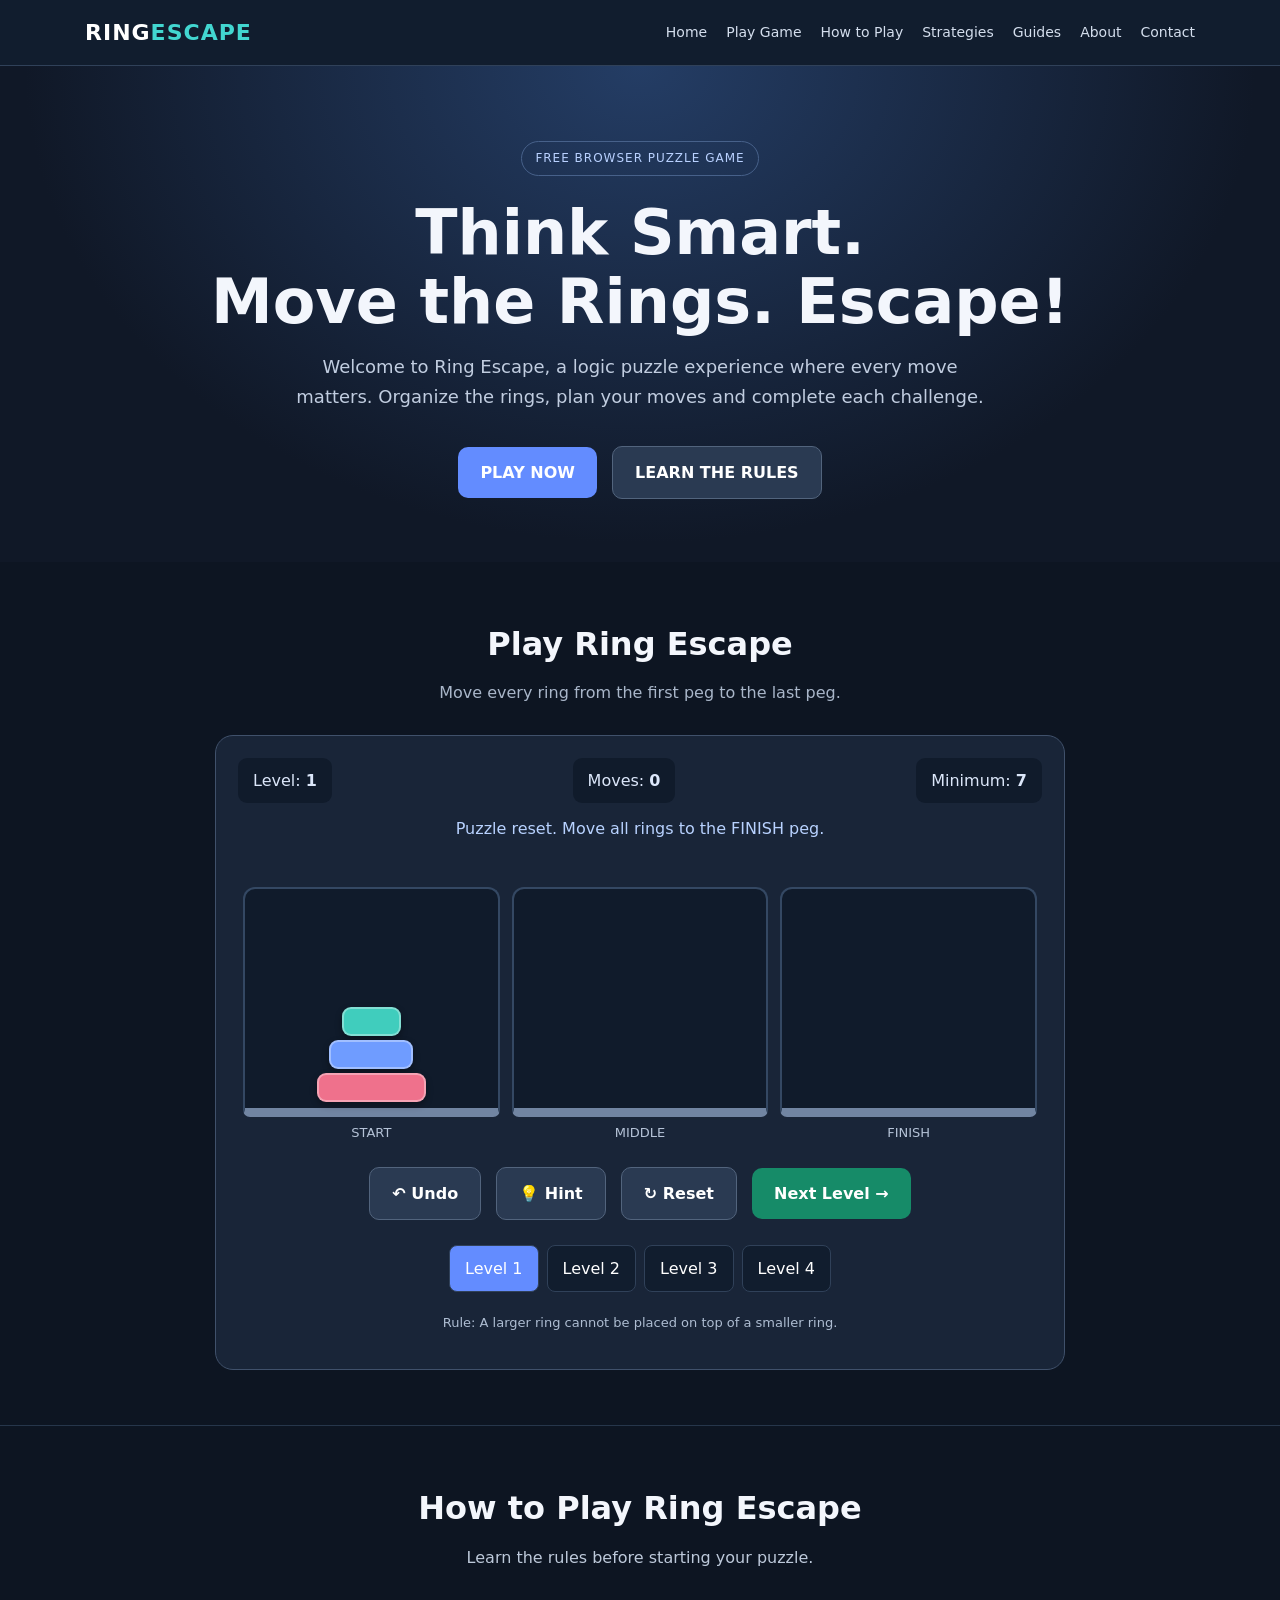
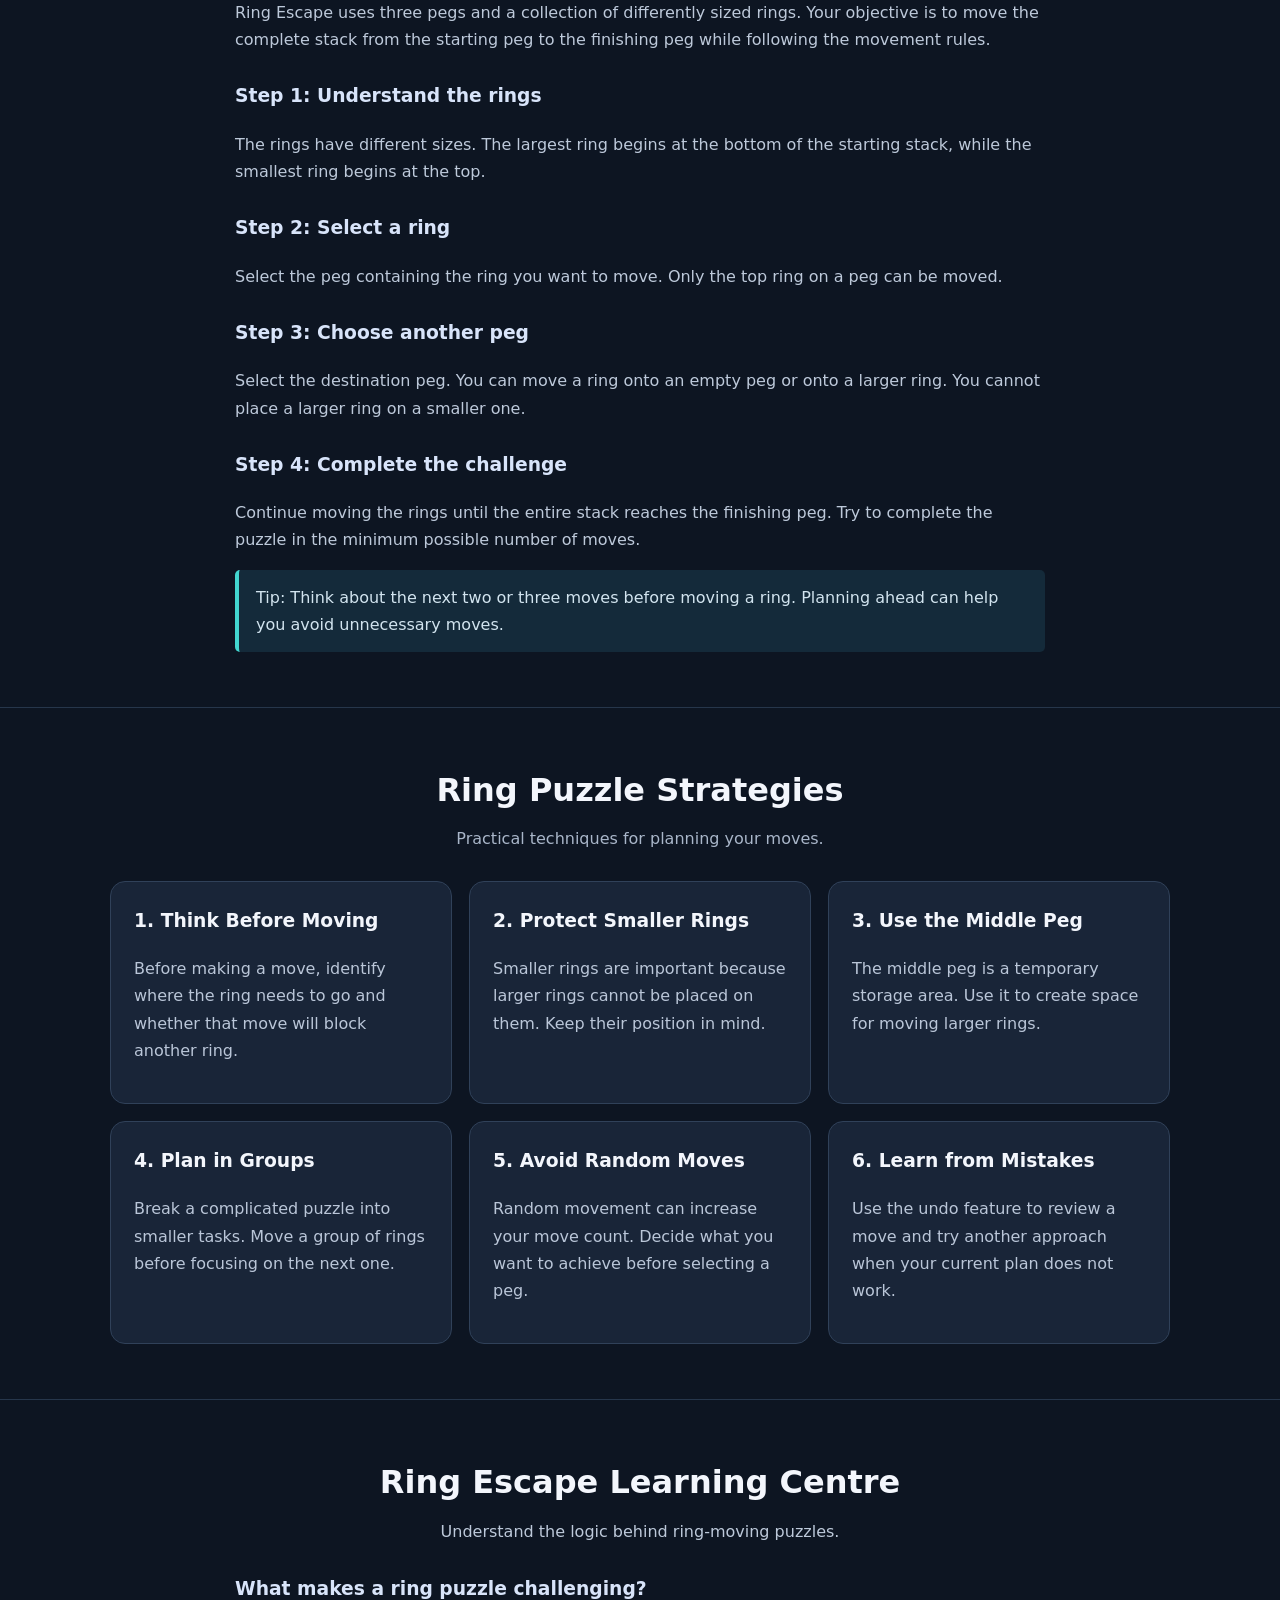
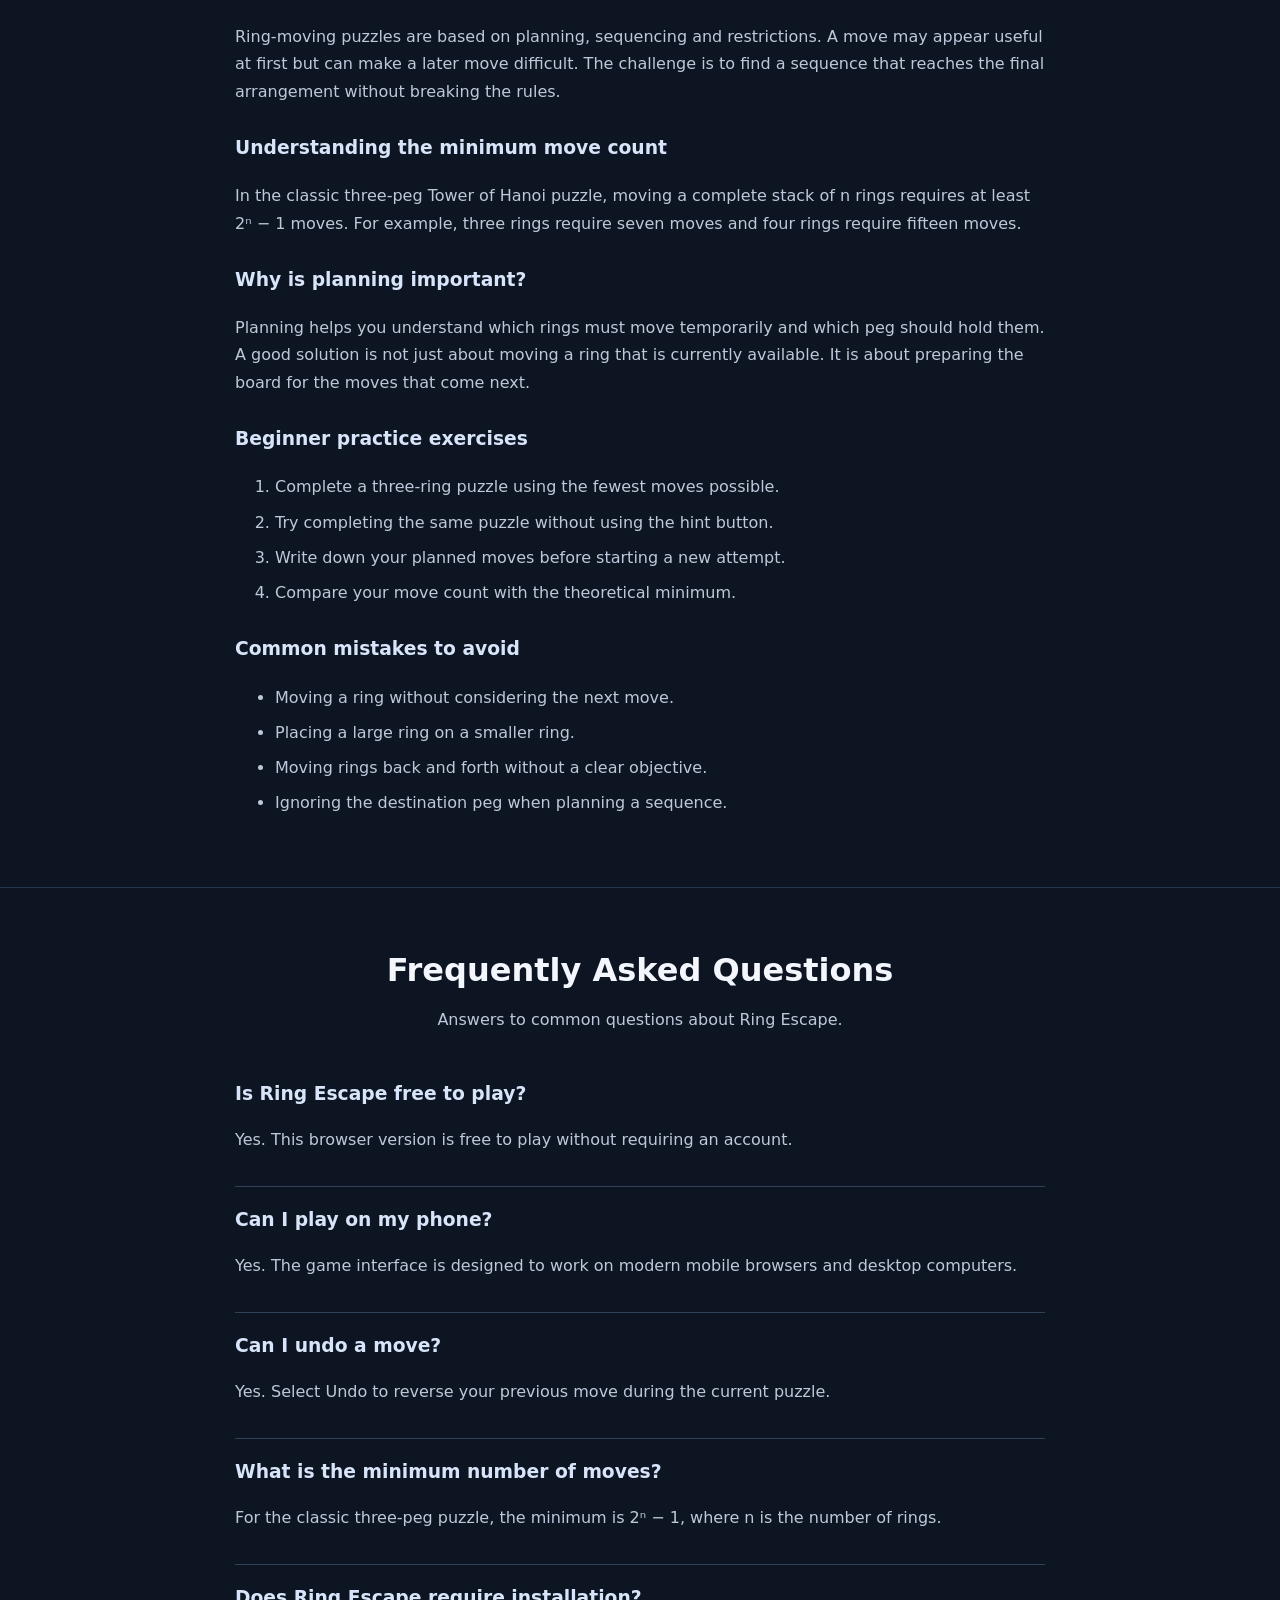
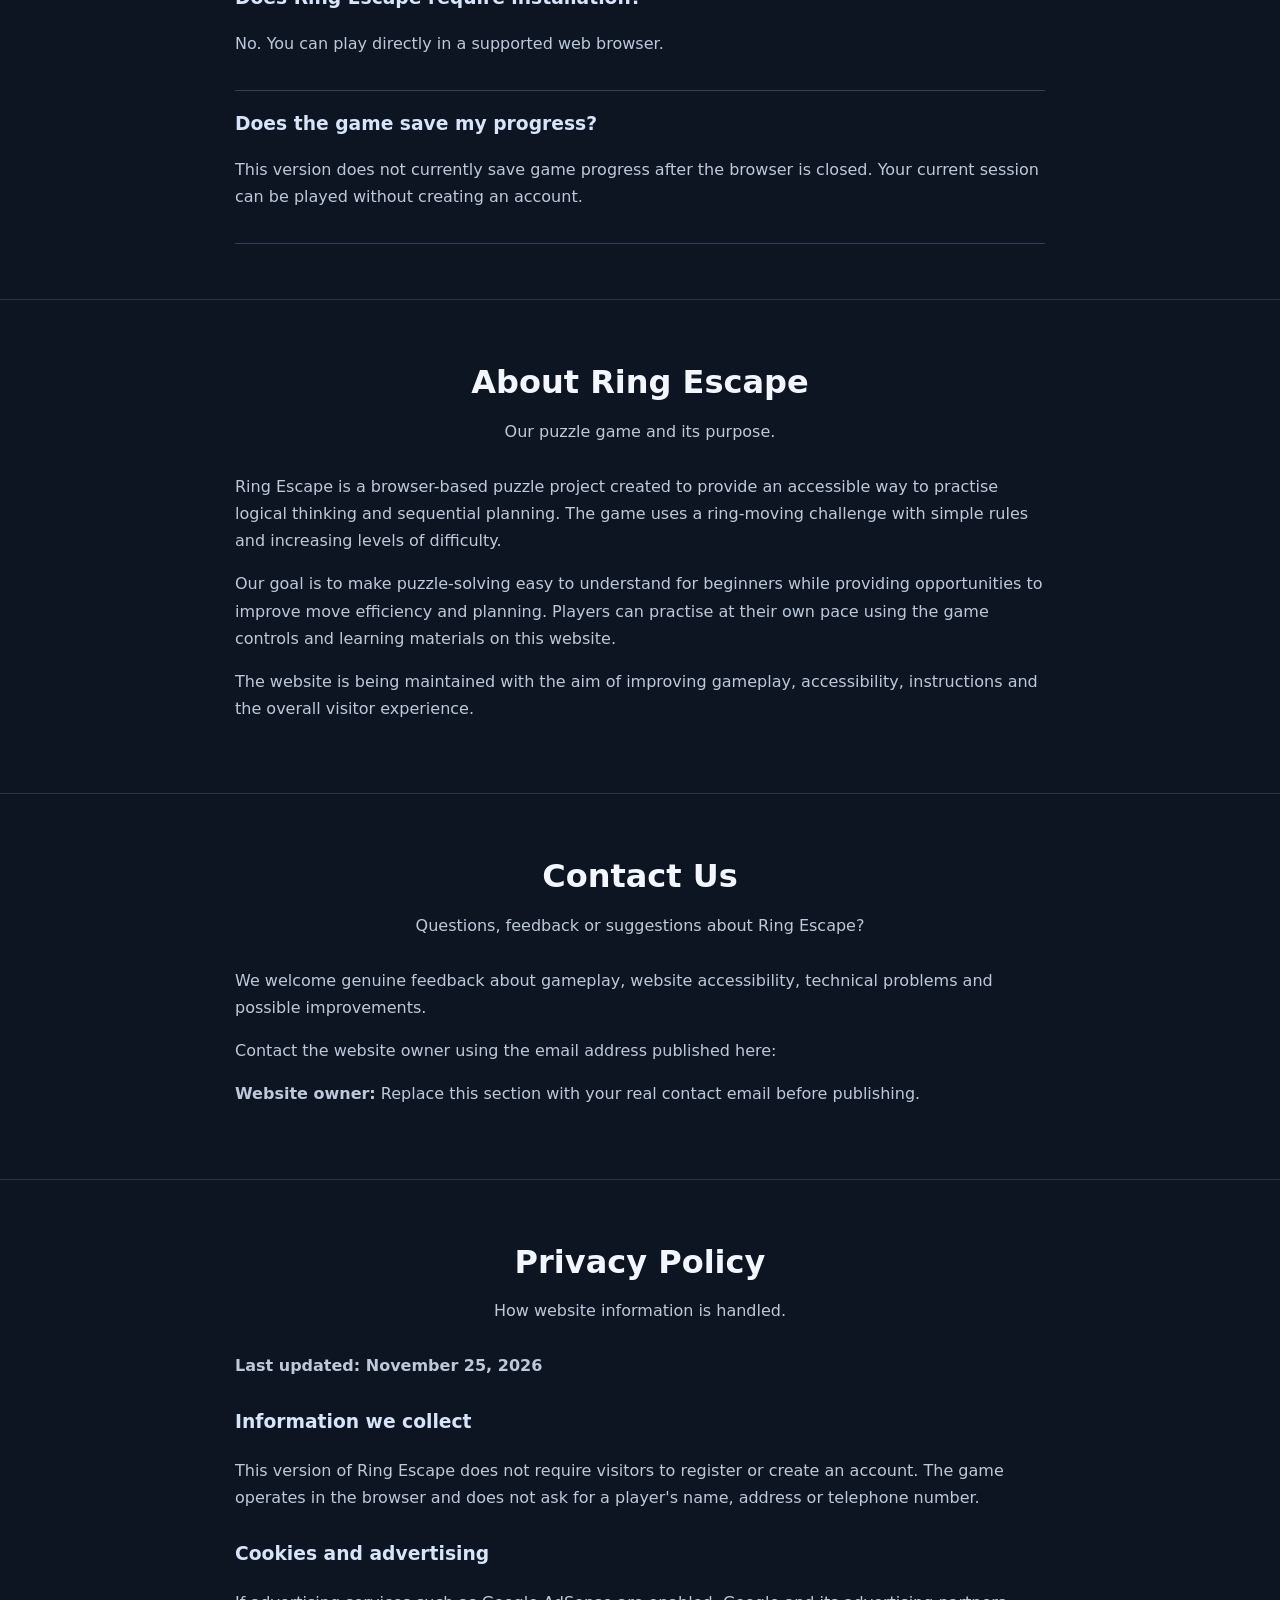
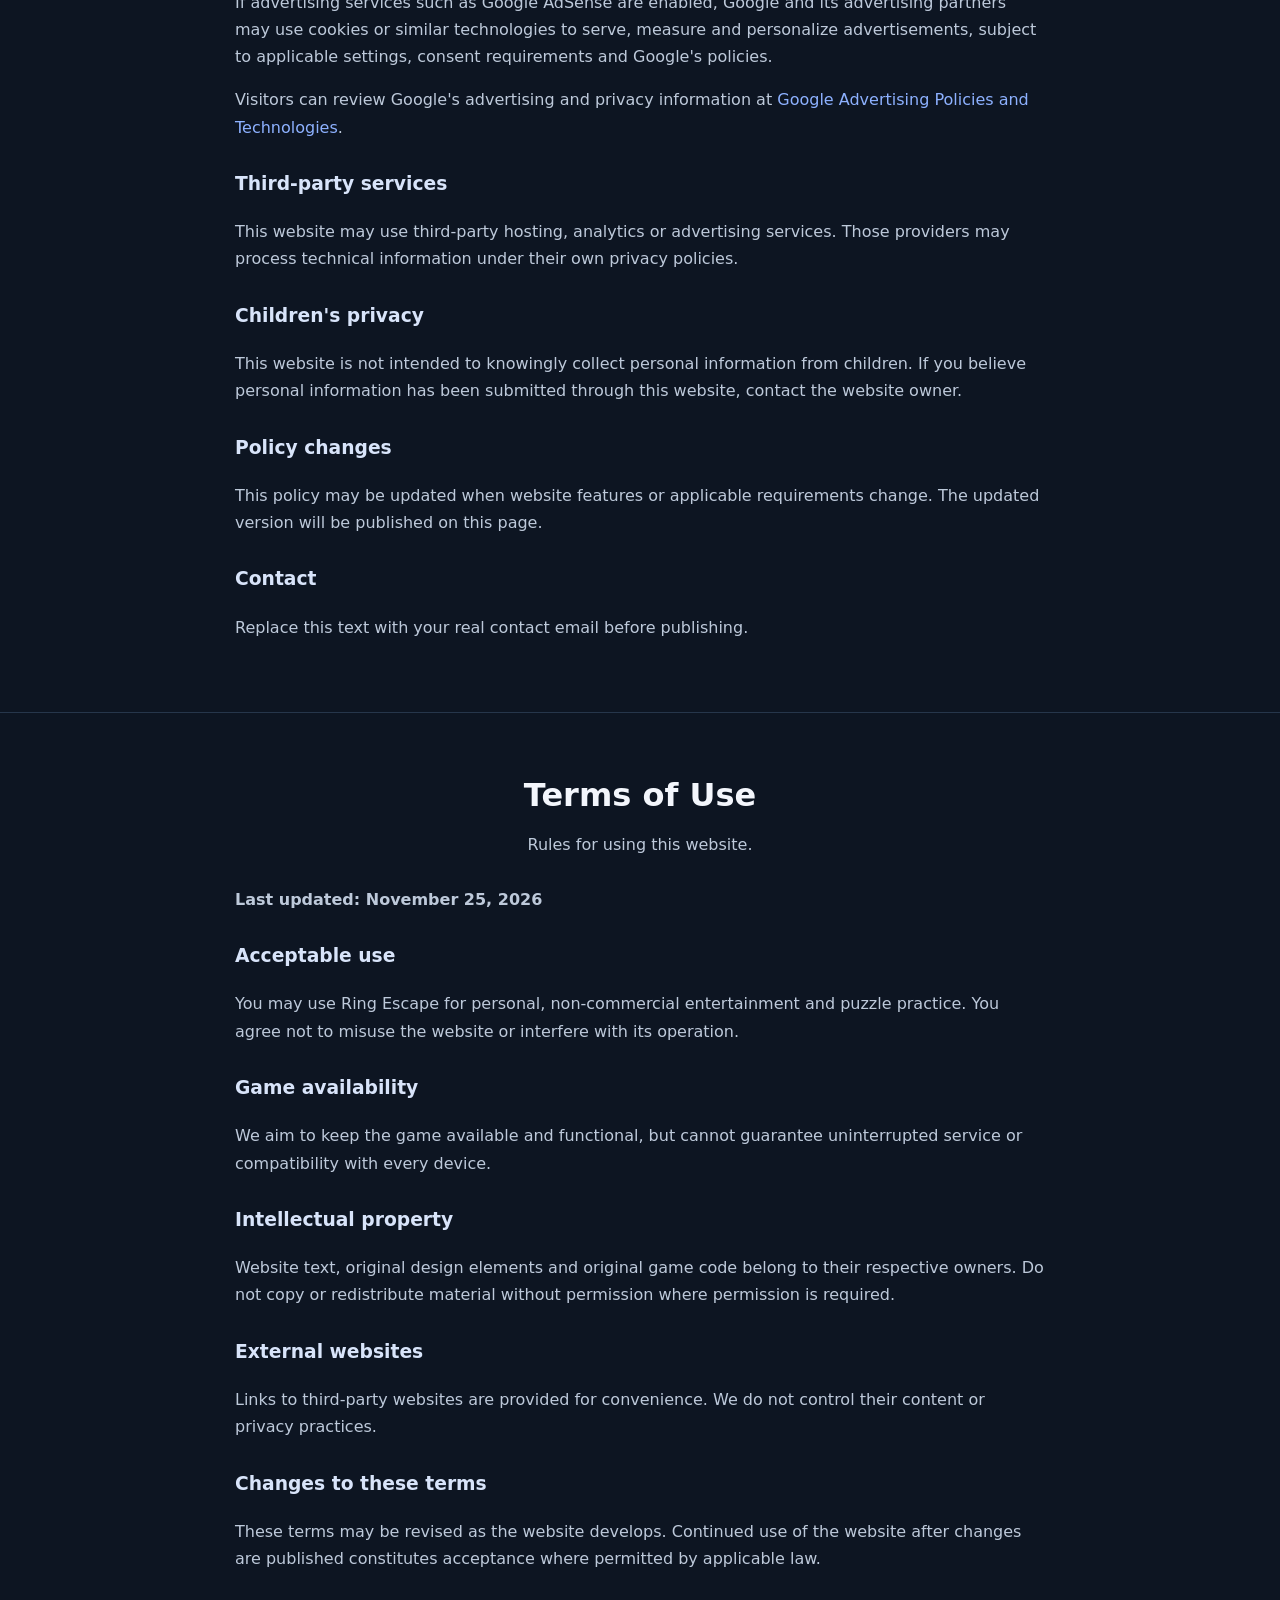
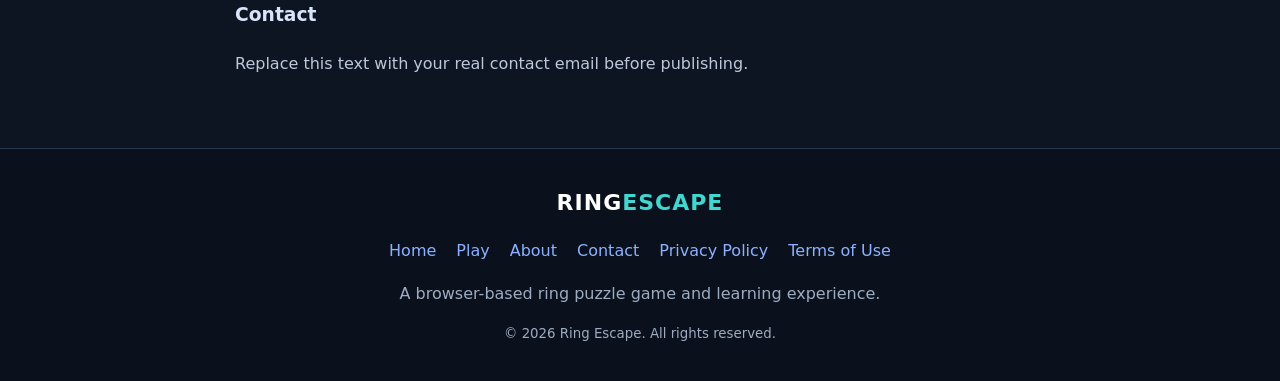
<file: index.html>
<!DOCTYPE html>
<html lang="en">
<head>
<meta charset="UTF-8">
<meta name="viewport" content="width=device-width, initial-scale=1.0">

<title>Ring Escape – Free Ring Puzzle Game | Play Online</title>
<meta name="description" content="Play Ring Escape, a free browser-based ring puzzle game. Learn the rules, solve challenging levels, develop logical thinking and master puzzle strategies.">
<meta name="keywords" content="Ring Escape, ring puzzle game, free puzzle game, online logic game, brain puzzle, ring puzzle">
<meta name="robots" content="index, follow">
<link rel="canonical" href="https://ring-escape-puzzle-game.vercel.app/">
<meta name="theme-color" content="#101827">

<meta property="og:title" content="Ring Escape – Free Online Puzzle Game">
<meta property="og:description" content="Challenge yourself with Ring Escape. Play, learn and solve increasingly challenging ring puzzles.">
<meta property="og:type" content="website">
<meta property="og:url" content="https://ring-escape-puzzle-game.vercel.app/">

<style>
:root {
  --bg:#101827;
  --panel:#192538;
  --panel2:#202f45;
  --text:#f3f6fc;
  --muted:#a9b6c9;
  --blue:#638cff;
  --cyan:#42d6d0;
  --border:#304159;
  --green:#42d69b;
}
*{box-sizing:border-box}
html{scroll-behavior:smooth}
body{
  margin:0;
  font-family:system-ui,-apple-system,Segoe UI,Roboto,Arial,sans-serif;
  background:#0d1522;
  color:var(--text);
  line-height:1.7;
}
a{color:#8db1ff;text-decoration:none}
a:hover{text-decoration:underline}
button{font:inherit;cursor:pointer}
header{
  background:#111d2e;
  border-bottom:1px solid var(--border);
  position:sticky;
  top:0;
  z-index:20;
}
.nav{
  max-width:1150px;
  margin:auto;
  padding:14px 20px;
  display:flex;
  align-items:center;
  justify-content:space-between;
  gap:20px;
}
.logo{font-size:22px;font-weight:900;letter-spacing:1px;color:white}
.logo span{color:var(--cyan)}
.navlinks{display:flex;gap:19px;flex-wrap:wrap;font-size:14px}
.navlinks a{color:#d4deed}
.menu-btn{display:none;background:transparent;color:white;border:0;font-size:25px}
.container{max-width:1100px;margin:auto;padding:0 20px}
.hero{
  padding:75px 20px 55px;
  text-align:center;
  background:radial-gradient(ellipse at top,#243d65 0%,#101827 68%);
}
.eyebrow{
  display:inline-block;
  padding:6px 13px;
  border:1px solid #47618a;
  color:#b9d1ff;
  border-radius:30px;
  font-size:12px;
  letter-spacing:1px;
  text-transform:uppercase;
}
h1{font-size:clamp(36px,6vw,62px);line-height:1.12;margin:22px 0 15px}
.hero p{max-width:700px;margin:0 auto;color:#c1cde0;font-size:18px}
.btn{
  display:inline-block;
  border:0;
  border-radius:10px;
  padding:12px 22px;
  font-weight:750;
  background:var(--blue);
  color:white;
  margin:8px 5px;
}
.btn:hover{filter:brightness(1.12);text-decoration:none}
.btn.secondary{background:#2a3a52;border:1px solid #52647d}
.btn.green{background:#168b68}
section{padding:55px 0;border-bottom:1px solid #26364b}
.section-heading{text-align:center;margin-bottom:28px}
.section-heading h2{font-size:32px;margin:0 0 8px}
.section-heading p{color:var(--muted);margin:0}
.card{
  background:var(--panel);
  border:1px solid var(--border);
  border-radius:15px;
  padding:23px;
}
.grid{display:grid;grid-template-columns:repeat(3,1fr);gap:17px}
.card h3{margin-top:0}
.card p{color:#bac6d8}
.game-shell{
  max-width:850px;
  margin:auto;
  background:var(--panel);
  border:1px solid #40516b;
  border-radius:18px;
  padding:22px;
}
.game-top{
  display:flex;
  justify-content:space-between;
  gap:12px;
  flex-wrap:wrap;
  align-items:center;
}
.stat{
  background:#101b2b;
  padding:9px 15px;
  border-radius:9px;
  color:#dce7fa;
}
#message{
  text-align:center;
  min-height:30px;
  color:#b8d2ff;
  margin:12px 0;
}
.board{
  display:grid;
  grid-template-columns:repeat(3,1fr);
  gap:12px;
  align-items:end;
  min-height:270px;
  padding:20px 5px 10px;
}
.peg{
  min-height:230px;
  background:#101b2b;
  border:2px solid #344863;
  border-bottom:9px solid #7185a2;
  border-radius:12px 12px 7px 7px;
  display:flex;
  flex-direction:column-reverse;
  align-items:center;
  justify-content:flex-start;
  padding:10px 4px 4px;
  position:relative;
  cursor:pointer;
}
.peg.selected{border-color:var(--cyan);background:#142b3b}
.peg-label{position:absolute;bottom:-36px;color:#b5c3d7;font-size:13px}
.ring{
  height:29px;
  border-radius:9px;
  margin:2px 0;
  border:2px solid rgba(255,255,255,.35);
  box-shadow:0 3px 7px #0005;
  flex-shrink:0;
}
.ring:nth-child(1){background:#f1b84c}
.ring:nth-child(2){background:#ef718c}
.ring:nth-child(3){background:#6f9cff}
.ring:nth-child(4){background:#40cdbd}
.ring:nth-child(5){background:#ad84ed}
.ring:nth-child(6){background:#f18a48}
.ring:nth-child(7){background:#75c879}
.controls{text-align:center;margin-top:35px}
.controls button{margin:5px}
.levels{display:flex;justify-content:center;gap:8px;flex-wrap:wrap;margin:20px 0}
.level{
  padding:9px 15px;
  border-radius:8px;
  border:1px solid var(--border);
  background:#111d2e;
  color:white;
}
.level.active{background:var(--blue)}
.content{max-width:850px;margin:auto}
.content h3{margin-top:27px;color:#d8e4fa}
.content p,.content li{color:#bdc9da}
.content li{margin-bottom:8px}
.faq-item{border-bottom:1px solid var(--border);padding:17px 0}
.faq-item h3{margin:0 0 6px}
footer{background:#0a111c;padding:35px 20px;text-align:center;color:#9eacc1}
.footer-links{display:flex;justify-content:center;gap:20px;flex-wrap:wrap;margin:15px 0}
footer small{display:block;margin-top:15px}
.notice{background:#142a3a;border-left:4px solid var(--cyan);padding:14px 17px;border-radius:5px;color:#d2e4ef}
.page{display:none}
.page.active{display:block}
input,textarea{
  display:block;
  width:100%;
  margin:8px 0 15px;
  padding:12px;
  border-radius:8px;
  border:1px solid var(--border);
  background:#101b2b;
  color:white;
}
@media(max-width:750px){
  .nav{align-items:flex-start}
  .menu-btn{display:block}
  .navlinks{display:none;position:absolute;top:58px;left:0;right:0;background:#111d2e;padding:18px;flex-direction:column}
  .navlinks.open{display:flex}
  .grid{grid-template-columns:1fr}
  .hero{padding-top:55px}
  .game-shell{padding:13px}
  .board{min-height:230px;gap:6px;padding-left:0;padding-right:0}
  .peg{min-height:195px}
  .ring{height:25px}
}
</style>

<script type="application/ld+json">
{
 "@context":"https://schema.org",
 "@type":"VideoGame",
 "name":"Ring Escape",
 "description":"A free browser-based ring puzzle game that challenges players to organize rings using logical moves.",
 "genre":["Puzzle","Logic"],
 "gamePlatform":"Web browser",
 "applicationCategory":"Game"
}
</script>
</head>

<body>
<header>
 <nav class="nav">
  <a href="#home" class="logo">RING<span>ESCAPE</span></a>
  <button class="menu-btn" onclick="toggleMenu()" aria-label="Open navigation">☰</button>
  <div class="navlinks" id="navlinks">
   <a href="#home">Home</a>
   <a href="#game">Play Game</a>
   <a href="#how">How to Play</a>
   <a href="#strategies">Strategies</a>
   <a href="#guides">Guides</a>
   <a href="#about">About</a>
   <a href="#contact">Contact</a>
  </div>
 </nav>
</header>

<main id="home">
 <div class="hero">
  <span class="eyebrow">Free Browser Puzzle Game</span>
  <h1>Think Smart.<br>Move the Rings. Escape!</h1>
  <p>
   Welcome to Ring Escape, a logic puzzle experience where every move
   matters. Organize the rings, plan your moves and complete each challenge.
  </p>
  <div style="margin-top:25px">
   <a class="btn" href="#game">PLAY NOW</a>
   <a class="btn secondary" href="#how">LEARN THE RULES</a>
  </div>
 </div>

 <section id="game">
  <div class="container">
   <div class="section-heading">
    <h2>Play Ring Escape</h2>
    <p>Move every ring from the first peg to the last peg.</p>
   </div>

   <div class="game-shell">
    <div class="game-top">
     <div class="stat">Level: <strong id="levelText">1</strong></div>
     <div class="stat">Moves: <strong id="moves">0</strong></div>
     <div class="stat">Minimum: <strong id="minimum">7</strong></div>
    </div>

    <div id="message" role="status" aria-live="polite">
     Select a peg containing rings, then select another peg.
    </div>

    <div class="board" id="board">
     <div class="peg" data-peg="0" onclick="choosePeg(0)">
      <span class="peg-label">START</span>
     </div>
     <div class="peg" data-peg="1" onclick="choosePeg(1)">
      <span class="peg-label">MIDDLE</span>
     </div>
     <div class="peg" data-peg="2" onclick="choosePeg(2)">
      <span class="peg-label">FINISH</span>
     </div>
    </div>

    <div class="controls">
     <button class="btn secondary" onclick="undoMove()">↶ Undo</button>
     <button class="btn secondary" onclick="showHint()">💡 Hint</button>
     <button class="btn secondary" onclick="resetGame()">↻ Reset</button>
     <button class="btn green" onclick="nextLevel()">Next Level →</button>
    </div>

    <div class="levels">
     <button class="level active" onclick="loadLevel(1)">Level 1</button>
     <button class="level" onclick="loadLevel(2)">Level 2</button>
     <button class="level" onclick="loadLevel(3)">Level 3</button>
     <button class="level" onclick="loadLevel(4)">Level 4</button>
    </div>

    <p style="text-align:center;color:#aebdd2;font-size:13px">
     Rule: A larger ring cannot be placed on top of a smaller ring.
    </p>
   </div>
  </div>
 </section>

 <section id="how">
  <div class="container content">
   <div class="section-heading">
    <h2>How to Play Ring Escape</h2>
    <p>Learn the rules before starting your puzzle.</p>
   </div>

   <p>
    Ring Escape uses three pegs and a collection of differently sized rings.
    Your objective is to move the complete stack from the starting peg
    to the finishing peg while following the movement rules.
   </p>

   <h3>Step 1: Understand the rings</h3>
   <p>
    The rings have different sizes. The largest ring begins at the bottom
    of the starting stack, while the smallest ring begins at the top.
   </p>

   <h3>Step 2: Select a ring</h3>
   <p>
    Select the peg containing the ring you want to move. Only the top
    ring on a peg can be moved.
   </p>

   <h3>Step 3: Choose another peg</h3>
   <p>
    Select the destination peg. You can move a ring onto an empty peg
    or onto a larger ring. You cannot place a larger ring on a smaller one.
   </p>

   <h3>Step 4: Complete the challenge</h3>
   <p>
    Continue moving the rings until the entire stack reaches the finishing
    peg. Try to complete the puzzle in the minimum possible number of moves.
   </p>

   <div class="notice">
    Tip: Think about the next two or three moves before moving a ring.
    Planning ahead can help you avoid unnecessary moves.
   </div>
  </div>
 </section>

 <section id="strategies">
  <div class="container">
   <div class="section-heading">
    <h2>Ring Puzzle Strategies</h2>
    <p>Practical techniques for planning your moves.</p>
   </div>
   <div class="grid">
    <article class="card">
     <h3>1. Think Before Moving</h3>
     <p>Before making a move, identify where the ring needs to go and whether that move will block another ring.</p>
    </article>
    <article class="card">
     <h3>2. Protect Smaller Rings</h3>
     <p>Smaller rings are important because larger rings cannot be placed on them. Keep their position in mind.</p>
    </article>
    <article class="card">
     <h3>3. Use the Middle Peg</h3>
     <p>The middle peg is a temporary storage area. Use it to create space for moving larger rings.</p>
    </article>
    <article class="card">
     <h3>4. Plan in Groups</h3>
     <p>Break a complicated puzzle into smaller tasks. Move a group of rings before focusing on the next one.</p>
    </article>
    <article class="card">
     <h3>5. Avoid Random Moves</h3>
     <p>Random movement can increase your move count. Decide what you want to achieve before selecting a peg.</p>
    </article>
    <article class="card">
     <h3>6. Learn from Mistakes</h3>
     <p>Use the undo feature to review a move and try another approach when your current plan does not work.</p>
    </article>
   </div>
  </div>
 </section>

 <section id="guides">
  <div class="container content">
   <div class="section-heading">
    <h2>Ring Escape Learning Centre</h2>
    <p>Understand the logic behind ring-moving puzzles.</p>
   </div>

   <h3>What makes a ring puzzle challenging?</h3>
   <p>
    Ring-moving puzzles are based on planning, sequencing and restrictions.
    A move may appear useful at first but can make a later move difficult.
    The challenge is to find a sequence that reaches the final arrangement
    without breaking the rules.
   </p>

   <h3>Understanding the minimum move count</h3>
   <p>
    In the classic three-peg Tower of Hanoi puzzle, moving a complete stack
    of n rings requires at least 2ⁿ − 1 moves. For example, three rings
    require seven moves and four rings require fifteen moves.
   </p>

   <h3>Why is planning important?</h3>
   <p>
    Planning helps you understand which rings must move temporarily and
    which peg should hold them. A good solution is not just about moving
    a ring that is currently available. It is about preparing the board
    for the moves that come next.
   </p>

   <h3>Beginner practice exercises</h3>
   <ol>
    <li>Complete a three-ring puzzle using the fewest moves possible.</li>
    <li>Try completing the same puzzle without using the hint button.</li>
    <li>Write down your planned moves before starting a new attempt.</li>
    <li>Compare your move count with the theoretical minimum.</li>
   </ol>

   <h3>Common mistakes to avoid</h3>
   <ul>
    <li>Moving a ring without considering the next move.</li>
    <li>Placing a large ring on a smaller ring.</li>
    <li>Moving rings back and forth without a clear objective.</li>
    <li>Ignoring the destination peg when planning a sequence.</li>
   </ul>
  </div>
 </section>

 <section id="faq">
  <div class="container content">
   <div class="section-heading">
    <h2>Frequently Asked Questions</h2>
    <p>Answers to common questions about Ring Escape.</p>
   </div>
   <div class="faq-item">
    <h3>Is Ring Escape free to play?</h3>
    <p>Yes. This browser version is free to play without requiring an account.</p>
   </div>
   <div class="faq-item">
    <h3>Can I play on my phone?</h3>
    <p>Yes. The game interface is designed to work on modern mobile browsers and desktop computers.</p>
   </div>
   <div class="faq-item">
    <h3>Can I undo a move?</h3>
    <p>Yes. Select Undo to reverse your previous move during the current puzzle.</p>
   </div>
   <div class="faq-item">
    <h3>What is the minimum number of moves?</h3>
    <p>For the classic three-peg puzzle, the minimum is 2ⁿ − 1, where n is the number of rings.</p>
   </div>
   <div class="faq-item">
    <h3>Does Ring Escape require installation?</h3>
    <p>No. You can play directly in a supported web browser.</p>
   </div>
   <div class="faq-item">
    <h3>Does the game save my progress?</h3>
    <p>This version does not currently save game progress after the browser is closed. Your current session can be played without creating an account.</p>
   </div>
  </div>
 </section>

 <section id="about">
  <div class="container content">
   <div class="section-heading">
    <h2>About Ring Escape</h2>
    <p>Our puzzle game and its purpose.</p>
   </div>
   <p>
    Ring Escape is a browser-based puzzle project created to provide
    an accessible way to practise logical thinking and sequential planning.
    The game uses a ring-moving challenge with simple rules and increasing
    levels of difficulty.
   </p>
   <p>
    Our goal is to make puzzle-solving easy to understand for beginners
    while providing opportunities to improve move efficiency and planning.
    Players can practise at their own pace using the game controls and
    learning materials on this website.
   </p>
   <p>
    The website is being maintained with the aim of improving gameplay,
    accessibility, instructions and the overall visitor experience.
   </p>
  </div>
 </section>

 <section id="contact">
  <div class="container content">
   <div class="section-heading">
    <h2>Contact Us</h2>
    <p>Questions, feedback or suggestions about Ring Escape?</p>
   </div>
   <p>
    We welcome genuine feedback about gameplay, website accessibility,
    technical problems and possible improvements.
   </p>
   <p>
    Contact the website owner using the email address published here:
   </p>
   <p><strong>Website owner:</strong> Replace this section with your real contact email before publishing.</p>
  </div>
 </section>

 <section id="privacy">
  <div class="container content">
   <div class="section-heading">
    <h2>Privacy Policy</h2>
    <p>How website information is handled.</p>
   </div>
   <p><strong>Last updated: November 25, 2026</strong></p>
   <h3>Information we collect</h3>
   <p>
    This version of Ring Escape does not require visitors to register
    or create an account. The game operates in the browser and does not
    ask for a player's name, address or telephone number.
   </p>
   <h3>Cookies and advertising</h3>
   <p>
    If advertising services such as Google AdSense are enabled, Google
    and its advertising partners may use cookies or similar technologies
    to serve, measure and personalize advertisements, subject to applicable
    settings, consent requirements and Google's policies.
   </p>
   <p>
    Visitors can review Google's advertising and privacy information at
    <a href="https://policies.google.com/technologies/ads" target="_blank" rel="noopener">Google Advertising Policies and Technologies</a>.
   </p>
   <h3>Third-party services</h3>
   <p>
    This website may use third-party hosting, analytics or advertising
    services. Those providers may process technical information under
    their own privacy policies.
   </p>
   <h3>Children's privacy</h3>
   <p>
    This website is not intended to knowingly collect personal information
    from children. If you believe personal information has been submitted
    through this website, contact the website owner.
   </p>
   <h3>Policy changes</h3>
   <p>
    This policy may be updated when website features or applicable
    requirements change. The updated version will be published on this page.
   </p>
   <h3>Contact</h3>
   <p>Replace this text with your real contact email before publishing.</p>
  </div>
 </section>

 <section id="terms">
  <div class="container content">
   <div class="section-heading">
    <h2>Terms of Use</h2>
    <p>Rules for using this website.</p>
   </div>
   <p><strong>Last updated: November 25, 2026</strong></p>
   <h3>Acceptable use</h3>
   <p>
    You may use Ring Escape for personal, non-commercial entertainment
    and puzzle practice. You agree not to misuse the website or interfere
    with its operation.
   </p>
   <h3>Game availability</h3>
   <p>
    We aim to keep the game available and functional, but cannot guarantee
    uninterrupted service or compatibility with every device.
   </p>
   <h3>Intellectual property</h3>
   <p>
    Website text, original design elements and original game code belong
    to their respective owners. Do not copy or redistribute material
    without permission where permission is required.
   </p>
   <h3>External websites</h3>
   <p>
    Links to third-party websites are provided for convenience. We do
    not control their content or privacy practices.
   </p>
   <h3>Changes to these terms</h3>
   <p>
    These terms may be revised as the website develops. Continued use
    of the website after changes are published constitutes acceptance
    where permitted by applicable law.
   </p>
   <h3>Contact</h3>
   <p>Replace this text with your real contact email before publishing.</p>
  </div>
 </section>
</main>

<footer>
 <div class="logo">RING<span>ESCAPE</span></div>
 <div class="footer-links">
  <a href="#home">Home</a>
  <a href="#game">Play</a>
  <a href="#about">About</a>
  <a href="#contact">Contact</a>
  <a href="#privacy">Privacy Policy</a>
  <a href="#terms">Terms of Use</a>
 </div>
 <p>A browser-based ring puzzle game and learning experience.</p>
 <small>© 2026 Ring Escape. All rights reserved.</small>
</footer>

<script>
let level=1;
let rings=3;
let pegs=[[],[],[]];
let moves=0;
let selected=null;
let history=[];
let hints=[
 "Move the smallest ring to the finishing peg first.",
 "Use the middle peg to make room for larger rings.",
 "Move the smaller stack before transferring the largest ring."
];

function minimumMoves(n){return Math.pow(2,n)-1;}

function loadLevel(n){
 level=Math.max(1,Math.min(4,n));
 rings=level+2;
 resetGame();
 document.getElementById("levelText").textContent=level;
 document.getElementById("minimum").textContent=minimumMoves(rings);
 document.querySelectorAll(".level").forEach((b,i)=>{
  b.classList.toggle("active",i===level-1);
 });
}

function resetGame(){
 pegs=[[],[],[]];
 for(let i=rings;i>=1;i--)pegs[0].push(i);
 moves=0;
 selected=null;
 history=[];
 updateBoard();
 message("Puzzle reset. Move all rings to the FINISH peg.");
}

function message(text){
 document.getElementById("message").textContent=text;
}

function choosePeg(index){
 if(selected===null){
  if(pegs[index].length===0){
   message("Choose a peg that contains a ring.");
   return;
  }
  selected=index;
  message("Now choose a destination peg.");
  updateBoard();
  return;
 }
 if(selected===index){
  selected=null;
  message("Selection cancelled.");
  updateBoard();
  return;
 }

 const source=pegs[selected];
 const destination=pegs[index];
 const ring=source[source.length-1];
 const top=destination[destination.length-1];

 if(top!==undefined && top<ring){
  message("Invalid move! A larger ring cannot go on a smaller ring.");
  selected=null;
  updateBoard();
  return;
 }

 history.push({
  pegs:pegs.map(p=>[...p]),
  moves:moves
 });
 destination.push(source.pop());
 moves++;
 selected=null;
 updateBoard();

 if(pegs[2].length===rings){
  message("Congratulations! You completed Level "+level+" in "+moves+" moves!");
 }else{
  message("Good move! Keep planning your next step.");
 }
}

function updateBoard(){
 document.getElementById("moves").textContent=moves;
 const board=document.getElementById("board");
 board.querySelectorAll(".peg").forEach((peg,i)=>{
  peg.classList.toggle("selected",selected===i);
  peg.innerHTML='<span class="peg-label">'+
   ["START","MIDDLE","FINISH"][i]+'</span>';

  pegs[i].forEach(size=>{
   const ring=document.createElement("div");
   ring.className="ring";
   ring.style.width=(34+size*25)+"px";
   ring.title="Ring size "+size;
   peg.appendChild(ring);
  });
 });
}

function undoMove(){
 if(history.length===0){
  message("There are no moves to undo.");
  return;
 }
 const previous=history.pop();
 pegs=previous.pegs;
 moves=previous.moves;
 selected=null;
 updateBoard();
 message("Previous move reversed.");
}

function showHint(){
 if(pegs[2].length===rings){
  message("You have already completed this puzzle!");
  return;
 }
 if(selected!==null){
  message("Choose a destination peg for your selected ring.");
  return;
 }
 message("Hint: "+hints[(level-1)%hints.length]);
}

function nextLevel(){
 if(pegs[2].length!==rings){
  message("Complete the current puzzle before moving to the next level.");
  return;
 }
 if(level<4){
  loadLevel(level+1);
 }else{
  message("You have completed all available levels. Excellent work!");
 }
}

function toggleMenu(){
 document.getElementById("navlinks").classList.toggle("open");
}

document.querySelectorAll(".navlinks a").forEach(link=>{
 link.addEventListener("click",()=>{
  document.getElementById("navlinks").classList.remove("open");
 });
});

loadLevel(1);
</script>
</body>
</html>
</file>
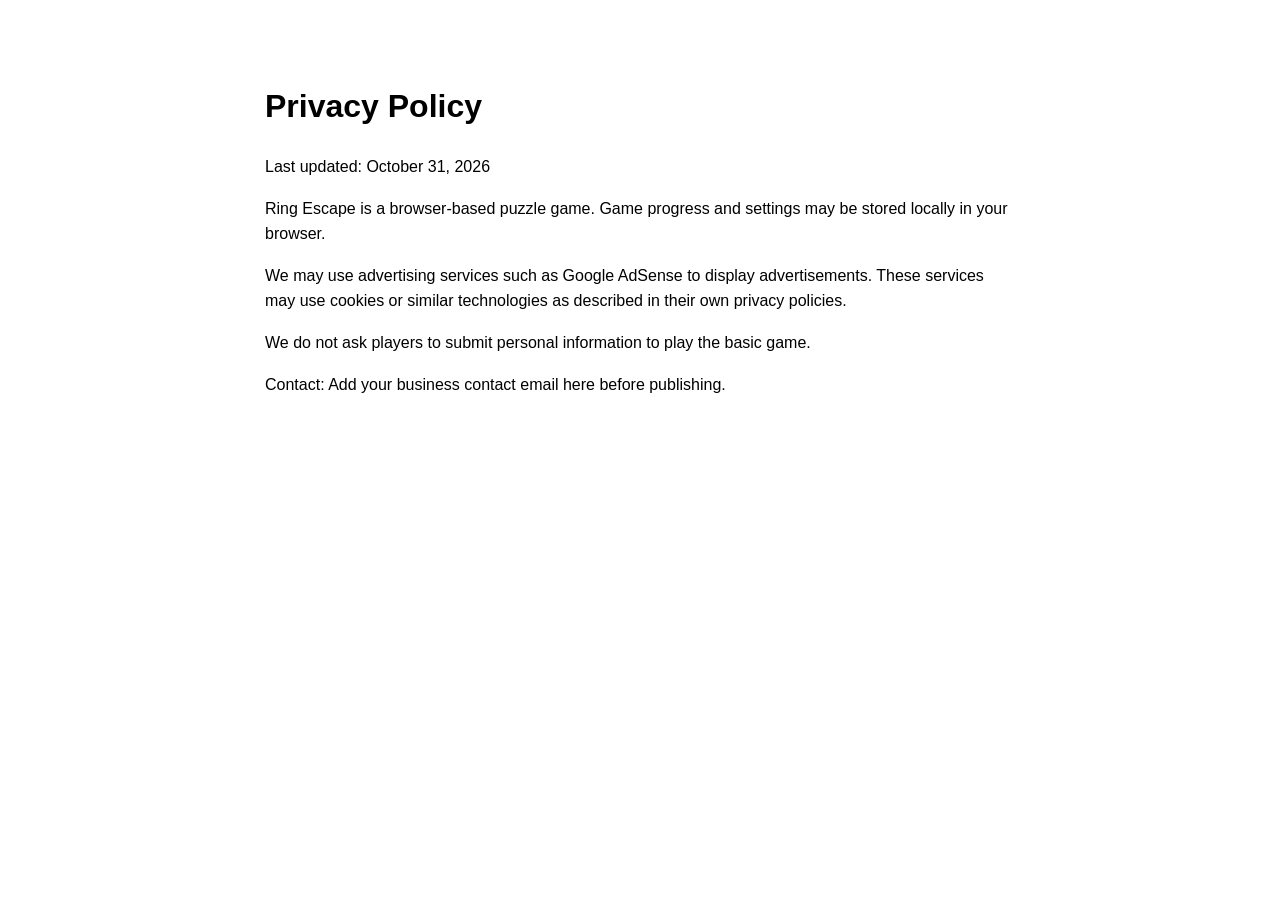
<file: privacy.html>
<!DOCTYPE html>
<html lang="en">
<head>
<meta charset="UTF-8">
<meta name="viewport" content="width=device-width, initial-scale=1">
<title>Privacy Policy - Ring Escape</title>
</head>
<body style="font-family:Arial;max-width:750px;margin:40px auto;padding:20px;line-height:1.6">
<h1>Privacy Policy</h1>
<p>Last updated: October 31, 2026</p>
<p>Ring Escape is a browser-based puzzle game. Game progress and settings may be stored locally in your browser.</p>
<p>We may use advertising services such as Google AdSense to display advertisements. These services may use cookies or similar technologies as described in their own privacy policies.</p>
<p>We do not ask players to submit personal information to play the basic game.</p>
<p>Contact: Add your business contact email here before publishing.</p>
</body>
</html>
</file>
